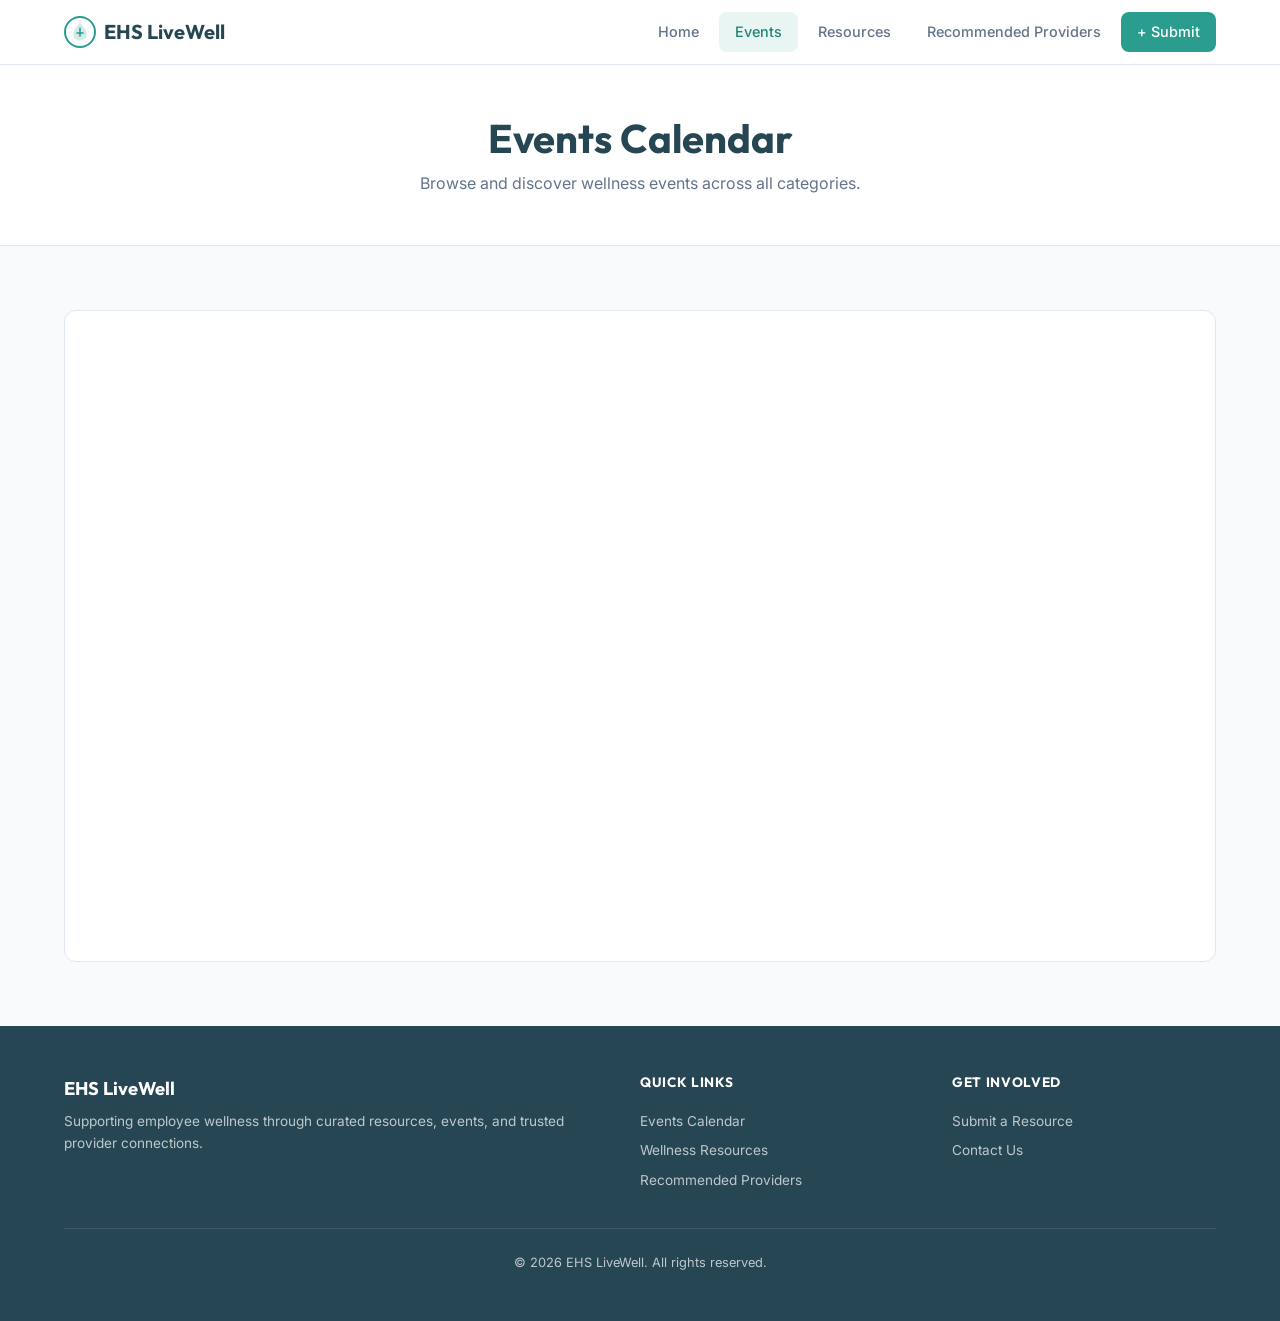
<file: events.html>
<!DOCTYPE html>
<html lang="en">
<head>
  <meta charset="UTF-8">
  <meta name="viewport" content="width=device-width, initial-scale=1.0">
  <title>Events — EHS LiveWell</title>
  <meta name="description" content="Wellness events calendar. Browse upcoming events by category.">
  <link rel="preconnect" href="https://fonts.googleapis.com">
  <link href="https://fonts.googleapis.com/css2?family=Inter:wght@400;500;600;700&family=Outfit:wght@600;700&display=swap" rel="stylesheet">
  <link rel="stylesheet" href="css/style.css">
</head>
<body>

  <!-- Header -->
  <header class="site-header">
    <nav class="container nav-wrap">
      <a href="index.html" class="nav-brand">
        <svg viewBox="0 0 32 32" fill="none">
          <circle cx="16" cy="16" r="15" stroke="#2a9d8f" stroke-width="2"/>
          <path d="M16 8c-2 2-6 6-6 10a6 6 0 0 0 12 0c0-4-4-8-6-10z" fill="#2a9d8f" opacity="0.2" stroke="#2a9d8f" stroke-width="1.5"/>
          <path d="M16 12v8M13 17h6" stroke="#2a9d8f" stroke-width="1.5" stroke-linecap="round"/>
        </svg>
        EHS LiveWell
      </a>
      <button class="nav-toggle" aria-label="Toggle navigation" aria-expanded="false">
        <span></span><span></span><span></span>
      </button>
      <div class="nav-links">
        <a href="index.html">Home</a>
        <a href="events.html">Events</a>
        <a href="resources.html">Resources</a>
        <a href="https://docs.google.com/spreadsheets/d/1rfR8sjd8IfGo7RJ5c4PL4EbhkasKULbkAAS8SsYGUBU/edit?usp=sharing" target="_blank" rel="noopener">Recommended Providers</a>
        <a href="#" class="nav-submit" id="submitLink">+ Submit</a>
      </div>
    </nav>
  </header>

  <!-- Page Header -->
  <section class="page-header">
    <div class="container">
      <h1>Events Calendar</h1>
      <p>Browse and discover wellness events across all categories.</p>
    </div>
  </section>

  <main class="section">
    <div class="container">
      <!-- Google Calendar Embed -->
      <div class="calendar-embed">
        <iframe
          src="https://calendar.google.com/calendar/embed?src=episcopalhighschool.org_7ffapvk344g81e0h5hff2dgu64%40group.calendar.google.com&src=episcopalhighschool.org_36m49fti5ro1rb16m2qrasmprc%40group.calendar.google.com&src=episcopalhighschool.org_3gbspr1l36ko1f83l9vsou3grs%40group.calendar.google.com&src=c_6bf7fd4be4b5b65d5ddda5f398bf8caab60663e23433443611c53ff9e76a9bf5%40group.calendar.google.com&src=c_ddc9d4a2e79fc2f3a30bb46df2c615c139310231d89d84c292c424af9c62f832%40group.calendar.google.com&ctz=America%2FNew_York&showTitle=0&showPrint=0&showTabs=1&showCalendars=1&showTz=0"
          style="border: 0;"
          width="100%"
          height="650"
          frameborder="0"
          scrolling="no"
          title="EHS LiveWell Events Calendar">
        </iframe>
      </div>
    </div>
  </main>

  <!-- Footer -->
  <footer class="site-footer">
    <div class="container">
      <div class="footer-grid">
        <div>
          <div class="footer-brand">EHS LiveWell</div>
          <p class="footer-desc">Supporting employee wellness through curated resources, events, and trusted provider connections.</p>
        </div>
        <div class="footer-col">
          <h4>Quick Links</h4>
          <a href="events.html">Events Calendar</a>
          <a href="resources.html">Wellness Resources</a>
          <a href="https://docs.google.com/spreadsheets/d/1rfR8sjd8IfGo7RJ5c4PL4EbhkasKULbkAAS8SsYGUBU/edit?usp=sharing" target="_blank" rel="noopener">Recommended Providers</a>
        </div>
        <div class="footer-col">
          <h4>Get Involved</h4>
          <a href="#" id="footerSubmit">Submit a Resource</a>
          <a href="mailto:wellness@ehslivewell.com">Contact Us</a>
        </div>
      </div>
      <div class="footer-bottom">&copy; 2026 EHS LiveWell. All rights reserved.</div>
    </div>
  </footer>

  <script src="js/main.js"></script>
</body>
</html>
</file>
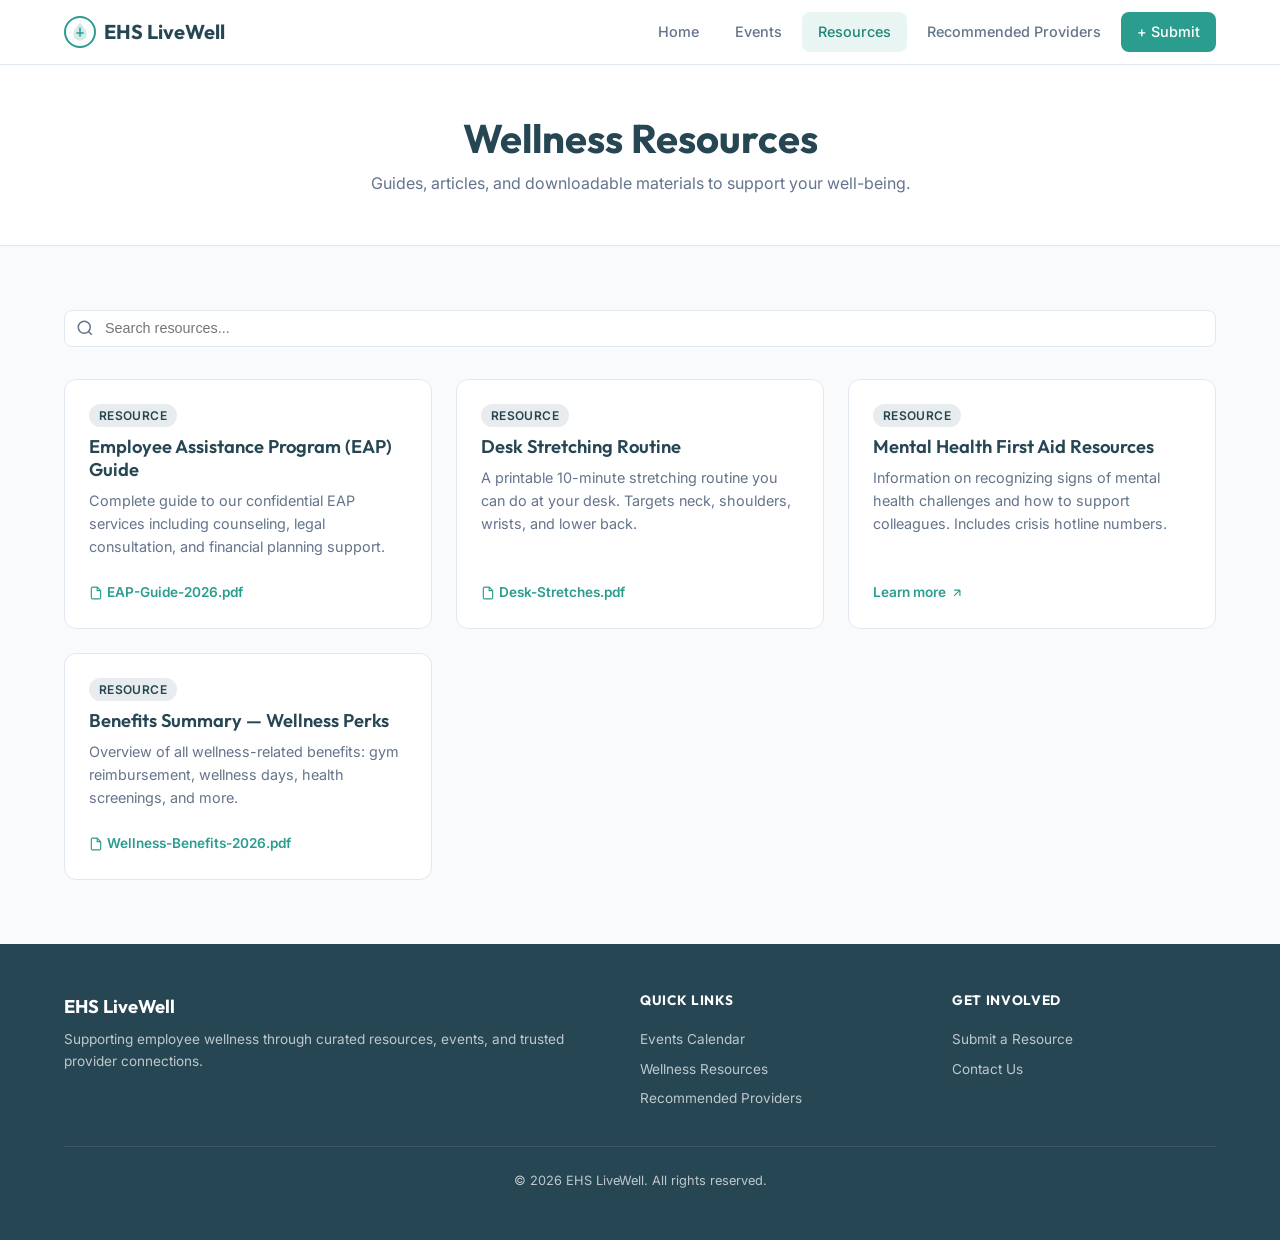
<file: resources.html>
<!DOCTYPE html>
<html lang="en">
<head>
  <meta charset="UTF-8">
  <meta name="viewport" content="width=device-width, initial-scale=1.0">
  <title>Wellness Resources — EHS LiveWell</title>
  <meta name="description" content="Wellness articles, guides, and downloadable resources for your well-being.">
  <link rel="preconnect" href="https://fonts.googleapis.com">
  <link href="https://fonts.googleapis.com/css2?family=Inter:wght@400;500;600;700&family=Outfit:wght@600;700&display=swap" rel="stylesheet">
  <link rel="stylesheet" href="css/style.css">
</head>
<body>

  <!-- Header -->
  <header class="site-header">
    <nav class="container nav-wrap">
      <a href="index.html" class="nav-brand">
        <svg viewBox="0 0 32 32" fill="none">
          <circle cx="16" cy="16" r="15" stroke="#2a9d8f" stroke-width="2"/>
          <path d="M16 8c-2 2-6 6-6 10a6 6 0 0 0 12 0c0-4-4-8-6-10z" fill="#2a9d8f" opacity="0.2" stroke="#2a9d8f" stroke-width="1.5"/>
          <path d="M16 12v8M13 17h6" stroke="#2a9d8f" stroke-width="1.5" stroke-linecap="round"/>
        </svg>
        EHS LiveWell
      </a>
      <button class="nav-toggle" aria-label="Toggle navigation" aria-expanded="false">
        <span></span><span></span><span></span>
      </button>
      <div class="nav-links">
        <a href="index.html">Home</a>
        <a href="events.html">Events</a>
        <a href="resources.html">Resources</a>
        <a href="https://docs.google.com/spreadsheets/d/1rfR8sjd8IfGo7RJ5c4PL4EbhkasKULbkAAS8SsYGUBU/edit?usp=sharing" target="_blank" rel="noopener">Recommended Providers</a>
        <a href="#" class="nav-submit" id="submitLink">+ Submit</a>
      </div>
    </nav>
  </header>

  <!-- Page Header -->
  <section class="page-header">
    <div class="container">
      <h1>Wellness Resources</h1>
      <p>Guides, articles, and downloadable materials to support your well-being.</p>
    </div>
  </section>

  <main class="section">
    <div class="container">
      <!-- Filters -->
      <div class="filters">
        <div class="search-box">
          <svg viewBox="0 0 24 24" fill="none" stroke="currentColor" stroke-width="2"><circle cx="11" cy="11" r="8"/><line x1="21" y1="21" x2="16.65" y2="16.65"/></svg>
          <input type="text" id="searchInput" placeholder="Search resources...">
        </div>
      </div>

      <!-- Cards -->
      <div class="cards-grid" id="resourcesGrid">
        <div class="loading"><div class="spinner"></div></div>
      </div>
    </div>
  </main>

  <!-- Footer -->
  <footer class="site-footer">
    <div class="container">
      <div class="footer-grid">
        <div>
          <div class="footer-brand">EHS LiveWell</div>
          <p class="footer-desc">Supporting employee wellness through curated resources, events, and trusted provider connections.</p>
        </div>
        <div class="footer-col">
          <h4>Quick Links</h4>
          <a href="events.html">Events Calendar</a>
          <a href="resources.html">Wellness Resources</a>
          <a href="https://docs.google.com/spreadsheets/d/1rfR8sjd8IfGo7RJ5c4PL4EbhkasKULbkAAS8SsYGUBU/edit?usp=sharing" target="_blank" rel="noopener">Recommended Providers</a>
        </div>
        <div class="footer-col">
          <h4>Get Involved</h4>
          <a href="#" id="footerSubmit">Submit a Resource</a>
          <a href="mailto:wellness@ehslivewell.com">Contact Us</a>
        </div>
      </div>
      <div class="footer-bottom">&copy; 2026 EHS LiveWell. All rights reserved.</div>
    </div>
  </footer>

  <script src="js/main.js"></script>
  <script src="js/resources.js"></script>
</body>
</html>
</file>
<file: css/style.css>
/* ============================================
   EHS LiveWell — Wellness Resource Platform
   style.css — Main Stylesheet
   ============================================ */

/* ---------- CSS Variables / Design Tokens ---------- */
:root {
  /* Primary palette */
  --color-primary: #2a9d8f;
  --color-primary-dark: #21867a;
  --color-primary-light: #e8f5f3;

  /* Accents */
  --color-accent: #e76f51;
  --color-accent-light: #fbeae5;
  --color-secondary: #264653;

  /* Neutrals */
  --color-bg: #f8fafb;
  --color-white: #ffffff;
  --color-text: #2d3748;
  --color-text-light: #64748b;
  --color-border: #e2e8f0;
  --color-border-light: #f1f5f9;

  /* Calendar category colors */
  --cat-physical: #2a9d8f;
  --cat-mental: #6c63ff;
  --cat-nutrition: #e9a820;
  --cat-social: #e76f51;
  --cat-professional: #264653;

  /* Typography */
  --font-sans: 'Inter', -apple-system, BlinkMacSystemFont, 'Segoe UI', Roboto, sans-serif;
  --font-display: 'Outfit', var(--font-sans);

  /* Spacing */
  --space-xs: 0.25rem;
  --space-sm: 0.5rem;
  --space-md: 1rem;
  --space-lg: 1.5rem;
  --space-xl: 2rem;
  --space-2xl: 3rem;
  --space-3xl: 4rem;

  /* Sizing */
  --max-width: 1200px;
  --radius: 12px;
  --radius-sm: 8px;
  --shadow: 0 1px 3px rgba(0,0,0,0.08), 0 1px 2px rgba(0,0,0,0.06);
  --shadow-md: 0 4px 12px rgba(0,0,0,0.08);
  --shadow-lg: 0 10px 30px rgba(0,0,0,0.1);
  --transition: 0.2s ease;
}

/* ---------- Reset / Base ---------- */
*, *::before, *::after { box-sizing: border-box; margin: 0; padding: 0; }

html { scroll-behavior: smooth; -webkit-text-size-adjust: 100%; }

body {
  font-family: var(--font-sans);
  color: var(--color-text);
  background: var(--color-bg);
  line-height: 1.6;
  min-height: 100vh;
  display: flex;
  flex-direction: column;
}

img { max-width: 100%; display: block; }
a { color: var(--color-primary); text-decoration: none; transition: color var(--transition); }
a:hover { color: var(--color-primary-dark); }
ul { list-style: none; }

/* ---------- Typography ---------- */
h1, h2, h3, h4 { font-family: var(--font-display); line-height: 1.25; color: var(--color-secondary); }
h1 { font-size: clamp(1.75rem, 4vw, 2.5rem); font-weight: 700; }
h2 { font-size: clamp(1.35rem, 3vw, 1.85rem); font-weight: 600; }
h3 { font-size: 1.15rem; font-weight: 600; }
p { margin-bottom: var(--space-md); }

/* ---------- Utility ---------- */
.container { width: 100%; max-width: var(--max-width); margin: 0 auto; padding: 0 var(--space-lg); }
.sr-only { position: absolute; width: 1px; height: 1px; overflow: hidden; clip: rect(0,0,0,0); white-space: nowrap; border: 0; }
.text-center { text-align: center; }

/* ---------- Header / Navigation ---------- */
.site-header {
  background: var(--color-white);
  border-bottom: 1px solid var(--color-border);
  position: sticky;
  top: 0;
  z-index: 100;
}

.nav-wrap {
  display: flex;
  align-items: center;
  justify-content: space-between;
  height: 64px;
}

.nav-brand {
  display: flex;
  align-items: center;
  gap: var(--space-sm);
  font-family: var(--font-display);
  font-weight: 700;
  font-size: 1.25rem;
  color: var(--color-secondary);
}

.nav-brand svg { width: 32px; height: 32px; }

.nav-links {
  display: flex;
  align-items: center;
  gap: var(--space-xs);
}

.nav-links a {
  padding: var(--space-sm) var(--space-md);
  border-radius: var(--radius-sm);
  font-size: 0.9rem;
  font-weight: 500;
  color: var(--color-text-light);
  transition: background var(--transition), color var(--transition);
}

.nav-links a:hover,
.nav-links a.active {
  background: var(--color-primary-light);
  color: var(--color-primary-dark);
}

.nav-toggle {
  display: none;
  background: none;
  border: none;
  cursor: pointer;
  padding: var(--space-sm);
}

.nav-toggle span {
  display: block;
  width: 22px;
  height: 2px;
  background: var(--color-text);
  margin: 5px 0;
  border-radius: 2px;
  transition: var(--transition);
}

/* Submit button in nav */
.nav-submit {
  display: inline-flex;
  align-items: center;
  gap: var(--space-xs);
  padding: var(--space-sm) var(--space-md);
  background: var(--color-primary);
  color: var(--color-white) !important;
  border-radius: var(--radius-sm);
  font-weight: 600;
  font-size: 0.85rem;
  transition: background var(--transition);
}

.nav-submit:hover { background: var(--color-primary-dark); color: var(--color-white) !important; }

/* Mobile nav */
@media (max-width: 768px) {
  .nav-toggle { display: block; }

  .nav-links {
    display: none;
    flex-direction: column;
    position: absolute;
    top: 64px;
    left: 0;
    right: 0;
    background: var(--color-white);
    border-bottom: 1px solid var(--color-border);
    padding: var(--space-md);
    box-shadow: var(--shadow-md);
  }

  .nav-links.open { display: flex; }

  .nav-links a { width: 100%; padding: var(--space-md); }
}

/* ---------- Hero Section ---------- */
.hero {
  background: linear-gradient(135deg, var(--color-secondary) 0%, #1a5c52 100%);
  color: var(--color-white);
  padding: var(--space-3xl) 0;
  text-align: center;
}

.hero h1 { color: var(--color-white); margin-bottom: var(--space-md); }
.hero p { color: rgba(255,255,255,0.85); font-size: 1.1rem; max-width: 600px; margin: 0 auto var(--space-xl); }

.hero-actions {
  display: flex;
  gap: var(--space-md);
  justify-content: center;
  flex-wrap: wrap;
}

/* ---------- Buttons ---------- */
.btn {
  display: inline-flex;
  align-items: center;
  gap: var(--space-sm);
  padding: 0.65rem 1.5rem;
  border-radius: var(--radius-sm);
  font-weight: 600;
  font-size: 0.9rem;
  border: 2px solid transparent;
  cursor: pointer;
  transition: all var(--transition);
}

.btn-primary { background: var(--color-primary); color: var(--color-white); }
.btn-primary:hover { background: var(--color-primary-dark); color: var(--color-white); }

.btn-outline { background: transparent; border-color: rgba(255,255,255,0.4); color: var(--color-white); }
.btn-outline:hover { background: rgba(255,255,255,0.1); border-color: rgba(255,255,255,0.7); color: var(--color-white); }

.btn-secondary { background: var(--color-white); color: var(--color-primary); border-color: var(--color-border); }
.btn-secondary:hover { border-color: var(--color-primary); }

/* ---------- Announcement Banner ---------- */
.announcement {
  background: var(--color-accent-light);
  border-left: 4px solid var(--color-accent);
  padding: var(--space-md) var(--space-lg);
  margin-bottom: var(--space-xl);
  border-radius: 0 var(--radius-sm) var(--radius-sm) 0;
  display: flex;
  align-items: center;
  gap: var(--space-md);
}

.announcement-icon { font-size: 1.4rem; flex-shrink: 0; }
.announcement-text { flex: 1; }
.announcement-text strong { color: var(--color-accent); }

/* ---------- Section ---------- */
.section {
  padding: var(--space-3xl) 0;
}

.section-header {
  display: flex;
  align-items: center;
  justify-content: space-between;
  margin-bottom: var(--space-xl);
  flex-wrap: wrap;
  gap: var(--space-md);
}

.section-header h2 { margin: 0; }

.view-all {
  font-weight: 600;
  font-size: 0.9rem;
  display: inline-flex;
  align-items: center;
  gap: var(--space-xs);
}

/* ---------- Page Header ---------- */
.page-header {
  background: var(--color-white);
  border-bottom: 1px solid var(--color-border);
  padding: var(--space-2xl) 0;
  text-align: center;
}

.page-header p {
  color: var(--color-text-light);
  max-width: 560px;
  margin: var(--space-sm) auto 0;
}

/* ---------- Filters / Search ---------- */
.filters {
  display: flex;
  gap: var(--space-md);
  flex-wrap: wrap;
  margin-bottom: var(--space-xl);
  align-items: center;
}

.search-box {
  flex: 1;
  min-width: 220px;
  position: relative;
}

.search-box input {
  width: 100%;
  padding: 0.6rem 1rem 0.6rem 2.5rem;
  border: 1px solid var(--color-border);
  border-radius: var(--radius-sm);
  font-size: 0.9rem;
  background: var(--color-white);
  transition: border-color var(--transition);
}

.search-box input:focus { outline: none; border-color: var(--color-primary); }

.search-box svg {
  position: absolute;
  left: 0.75rem;
  top: 50%;
  transform: translateY(-50%);
  width: 18px;
  height: 18px;
  color: var(--color-text-light);
}

.filter-btn {
  padding: var(--space-sm) var(--space-md);
  border: 1px solid var(--color-border);
  border-radius: var(--radius-sm);
  background: var(--color-white);
  font-size: 0.85rem;
  font-weight: 500;
  cursor: pointer;
  transition: all var(--transition);
  color: var(--color-text-light);
}

.filter-btn:hover, .filter-btn.active {
  background: var(--color-primary);
  color: var(--color-white);
  border-color: var(--color-primary);
}

/* ---------- Cards Grid ---------- */
.cards-grid {
  display: grid;
  grid-template-columns: repeat(auto-fill, minmax(320px, 1fr));
  gap: var(--space-lg);
}

.card {
  background: var(--color-white);
  border: 1px solid var(--color-border);
  border-radius: var(--radius);
  padding: var(--space-lg);
  transition: box-shadow var(--transition), transform var(--transition);
  display: flex;
  flex-direction: column;
}

.card:hover { box-shadow: var(--shadow-md); transform: translateY(-2px); }

.card-badge {
  display: inline-block;
  padding: 2px 10px;
  border-radius: 50px;
  font-size: 0.75rem;
  font-weight: 600;
  text-transform: uppercase;
  letter-spacing: 0.03em;
  margin-bottom: var(--space-sm);
  width: fit-content;
}

.badge-physical { background: #e6f5f3; color: var(--cat-physical); }
.badge-mental { background: #eeedff; color: var(--cat-mental); }
.badge-nutrition { background: #fdf4e0; color: var(--cat-nutrition); }
.badge-social { background: #fbeae5; color: var(--cat-social); }
.badge-professional { background: #e8ecee; color: var(--cat-professional); }
.badge-event { background: var(--color-primary-light); color: var(--color-primary); }
.badge-recommendation { background: #eeedff; color: #6c63ff; }
.badge-provider { background: #fdf4e0; color: #b8860b; }
.badge-resource { background: #e8ecee; color: var(--color-secondary); }

.card h3 { margin-bottom: var(--space-sm); }

.card-desc {
  color: var(--color-text-light);
  font-size: 0.9rem;
  flex: 1;
  margin-bottom: var(--space-md);
}

.card-meta {
  display: flex;
  align-items: center;
  gap: var(--space-md);
  font-size: 0.8rem;
  color: var(--color-text-light);
  padding-top: var(--space-md);
  border-top: 1px solid var(--color-border-light);
}

.card-meta svg { width: 14px; height: 14px; flex-shrink: 0; }

.card-link {
  display: inline-flex;
  align-items: center;
  gap: var(--space-xs);
  font-weight: 600;
  font-size: 0.85rem;
  margin-top: var(--space-sm);
}

/* ---------- Events Calendar ---------- */
.calendar-controls {
  display: flex;
  align-items: center;
  justify-content: space-between;
  margin-bottom: var(--space-lg);
  flex-wrap: wrap;
  gap: var(--space-md);
}

.calendar-nav {
  display: flex;
  align-items: center;
  gap: var(--space-md);
}

.calendar-nav button {
  background: var(--color-white);
  border: 1px solid var(--color-border);
  border-radius: var(--radius-sm);
  padding: var(--space-sm) var(--space-md);
  cursor: pointer;
  font-weight: 500;
  transition: all var(--transition);
}

.calendar-nav button:hover { border-color: var(--color-primary); color: var(--color-primary); }

.calendar-nav h3 { min-width: 180px; text-align: center; }

.view-toggle {
  display: flex;
  border: 1px solid var(--color-border);
  border-radius: var(--radius-sm);
  overflow: hidden;
}

.view-toggle button {
  padding: var(--space-sm) var(--space-md);
  border: none;
  background: var(--color-white);
  font-size: 0.85rem;
  font-weight: 500;
  cursor: pointer;
  transition: all var(--transition);
}

.view-toggle button.active {
  background: var(--color-primary);
  color: var(--color-white);
}

.calendar-grid {
  display: grid;
  grid-template-columns: repeat(7, 1fr);
  gap: 1px;
  background: var(--color-border);
  border: 1px solid var(--color-border);
  border-radius: var(--radius);
  overflow: hidden;
}

.calendar-day-header {
  background: var(--color-white);
  padding: var(--space-sm);
  text-align: center;
  font-weight: 600;
  font-size: 0.8rem;
  color: var(--color-text-light);
  text-transform: uppercase;
}

.calendar-day {
  background: var(--color-white);
  min-height: 100px;
  padding: var(--space-sm);
  position: relative;
}

.calendar-day.other-month { background: var(--color-bg); }
.calendar-day.today { background: var(--color-primary-light); }

.calendar-day-num {
  font-size: 0.8rem;
  font-weight: 600;
  color: var(--color-text-light);
  margin-bottom: var(--space-xs);
}

.calendar-event {
  padding: 2px 6px;
  border-radius: 4px;
  font-size: 0.7rem;
  font-weight: 500;
  margin-bottom: 2px;
  cursor: pointer;
  white-space: nowrap;
  overflow: hidden;
  text-overflow: ellipsis;
  color: var(--color-white);
}

.calendar-event.cat-physical { background: var(--cat-physical); }
.calendar-event.cat-mental { background: var(--cat-mental); }
.calendar-event.cat-nutrition { background: var(--cat-nutrition); }
.calendar-event.cat-social { background: var(--cat-social); }
.calendar-event.cat-professional { background: var(--cat-professional); }

/* Category legend */
.category-legend {
  display: flex;
  gap: var(--space-lg);
  flex-wrap: wrap;
  margin-bottom: var(--space-xl);
}

.legend-item {
  display: flex;
  align-items: center;
  gap: var(--space-sm);
  font-size: 0.85rem;
  color: var(--color-text-light);
}

.legend-dot {
  width: 12px;
  height: 12px;
  border-radius: 50%;
  flex-shrink: 0;
}

/* Event list view */
.events-list { display: flex; flex-direction: column; gap: var(--space-md); }

.event-row {
  display: flex;
  gap: var(--space-lg);
  background: var(--color-white);
  border: 1px solid var(--color-border);
  border-radius: var(--radius);
  padding: var(--space-lg);
  align-items: flex-start;
  transition: box-shadow var(--transition);
}

.event-row:hover { box-shadow: var(--shadow-md); }

.event-date-badge {
  flex-shrink: 0;
  text-align: center;
  background: var(--color-primary-light);
  border-radius: var(--radius-sm);
  padding: var(--space-sm) var(--space-md);
  min-width: 60px;
}

.event-date-badge .month { font-size: 0.7rem; font-weight: 700; text-transform: uppercase; color: var(--color-primary); }
.event-date-badge .day { font-size: 1.4rem; font-weight: 700; color: var(--color-secondary); line-height: 1; }

.event-details { flex: 1; }
.event-details h3 { margin-bottom: var(--space-xs); }
.event-time { font-size: 0.85rem; color: var(--color-text-light); margin-bottom: var(--space-sm); }

.event-category-dot {
  display: inline-block;
  width: 8px;
  height: 8px;
  border-radius: 50%;
  margin-right: var(--space-xs);
}

/* ---------- Calendar Embed ---------- */
.calendar-embed {
  background: var(--color-white);
  border: 1px solid var(--color-border);
  border-radius: var(--radius);
  overflow: hidden;
}

.calendar-embed iframe {
  display: block;
  width: 100%;
  min-height: 650px;
}

@media (max-width: 640px) {
  .calendar-embed iframe { min-height: 500px; }
}

/* ---------- Provider Directory ---------- */
.provider-card .card-specialties {
  display: flex;
  flex-wrap: wrap;
  gap: var(--space-xs);
  margin-bottom: var(--space-md);
}

.specialty-tag {
  padding: 2px 8px;
  background: var(--color-primary-light);
  color: var(--color-primary-dark);
  border-radius: 50px;
  font-size: 0.75rem;
  font-weight: 500;
}

/* ---------- Empty State ---------- */
.empty-state {
  text-align: center;
  padding: var(--space-3xl) var(--space-xl);
  color: var(--color-text-light);
}

.empty-state svg { width: 64px; height: 64px; margin: 0 auto var(--space-lg); opacity: 0.4; }
.empty-state h3 { margin-bottom: var(--space-sm); color: var(--color-text-light); }

/* ---------- Footer ---------- */
.site-footer {
  margin-top: auto;
  background: var(--color-secondary);
  color: rgba(255,255,255,0.7);
  padding: var(--space-2xl) 0;
}

.footer-grid {
  display: grid;
  grid-template-columns: 2fr 1fr 1fr;
  gap: var(--space-2xl);
}

.footer-brand { font-family: var(--font-display); font-weight: 700; font-size: 1.15rem; color: var(--color-white); margin-bottom: var(--space-sm); }
.footer-desc { font-size: 0.85rem; line-height: 1.6; }

.footer-col h4 { color: var(--color-white); font-size: 0.85rem; text-transform: uppercase; letter-spacing: 0.05em; margin-bottom: var(--space-md); }
.footer-col a { display: block; color: rgba(255,255,255,0.7); font-size: 0.85rem; padding: var(--space-xs) 0; transition: color var(--transition); }
.footer-col a:hover { color: var(--color-white); }

.footer-bottom {
  border-top: 1px solid rgba(255,255,255,0.1);
  margin-top: var(--space-xl);
  padding-top: var(--space-lg);
  font-size: 0.8rem;
  text-align: center;
}

@media (max-width: 768px) {
  .footer-grid { grid-template-columns: 1fr; gap: var(--space-xl); }
}

/* ---------- Loading Spinner ---------- */
.loading {
  display: flex;
  justify-content: center;
  padding: var(--space-2xl);
}

.spinner {
  width: 36px;
  height: 36px;
  border: 3px solid var(--color-border);
  border-top-color: var(--color-primary);
  border-radius: 50%;
  animation: spin 0.8s linear infinite;
}

@keyframes spin { to { transform: rotate(360deg); } }

/* ---------- Modal / Event Popup ---------- */
.modal-overlay {
  position: fixed;
  inset: 0;
  background: rgba(0,0,0,0.4);
  z-index: 200;
  display: flex;
  align-items: center;
  justify-content: center;
  opacity: 0;
  pointer-events: none;
  transition: opacity var(--transition);
}

.modal-overlay.open { opacity: 1; pointer-events: auto; }

.modal {
  background: var(--color-white);
  border-radius: var(--radius);
  padding: var(--space-xl);
  max-width: 500px;
  width: 90%;
  box-shadow: var(--shadow-lg);
  position: relative;
}

.modal-close {
  position: absolute;
  top: var(--space-md);
  right: var(--space-md);
  background: none;
  border: none;
  font-size: 1.25rem;
  cursor: pointer;
  color: var(--color-text-light);
  line-height: 1;
}

/* ---------- Responsive ---------- */
@media (max-width: 640px) {
  .cards-grid { grid-template-columns: 1fr; }
  .hero { padding: var(--space-2xl) 0; }
  .calendar-day { min-height: 60px; }
  .event-row { flex-direction: column; }
}
</file>
